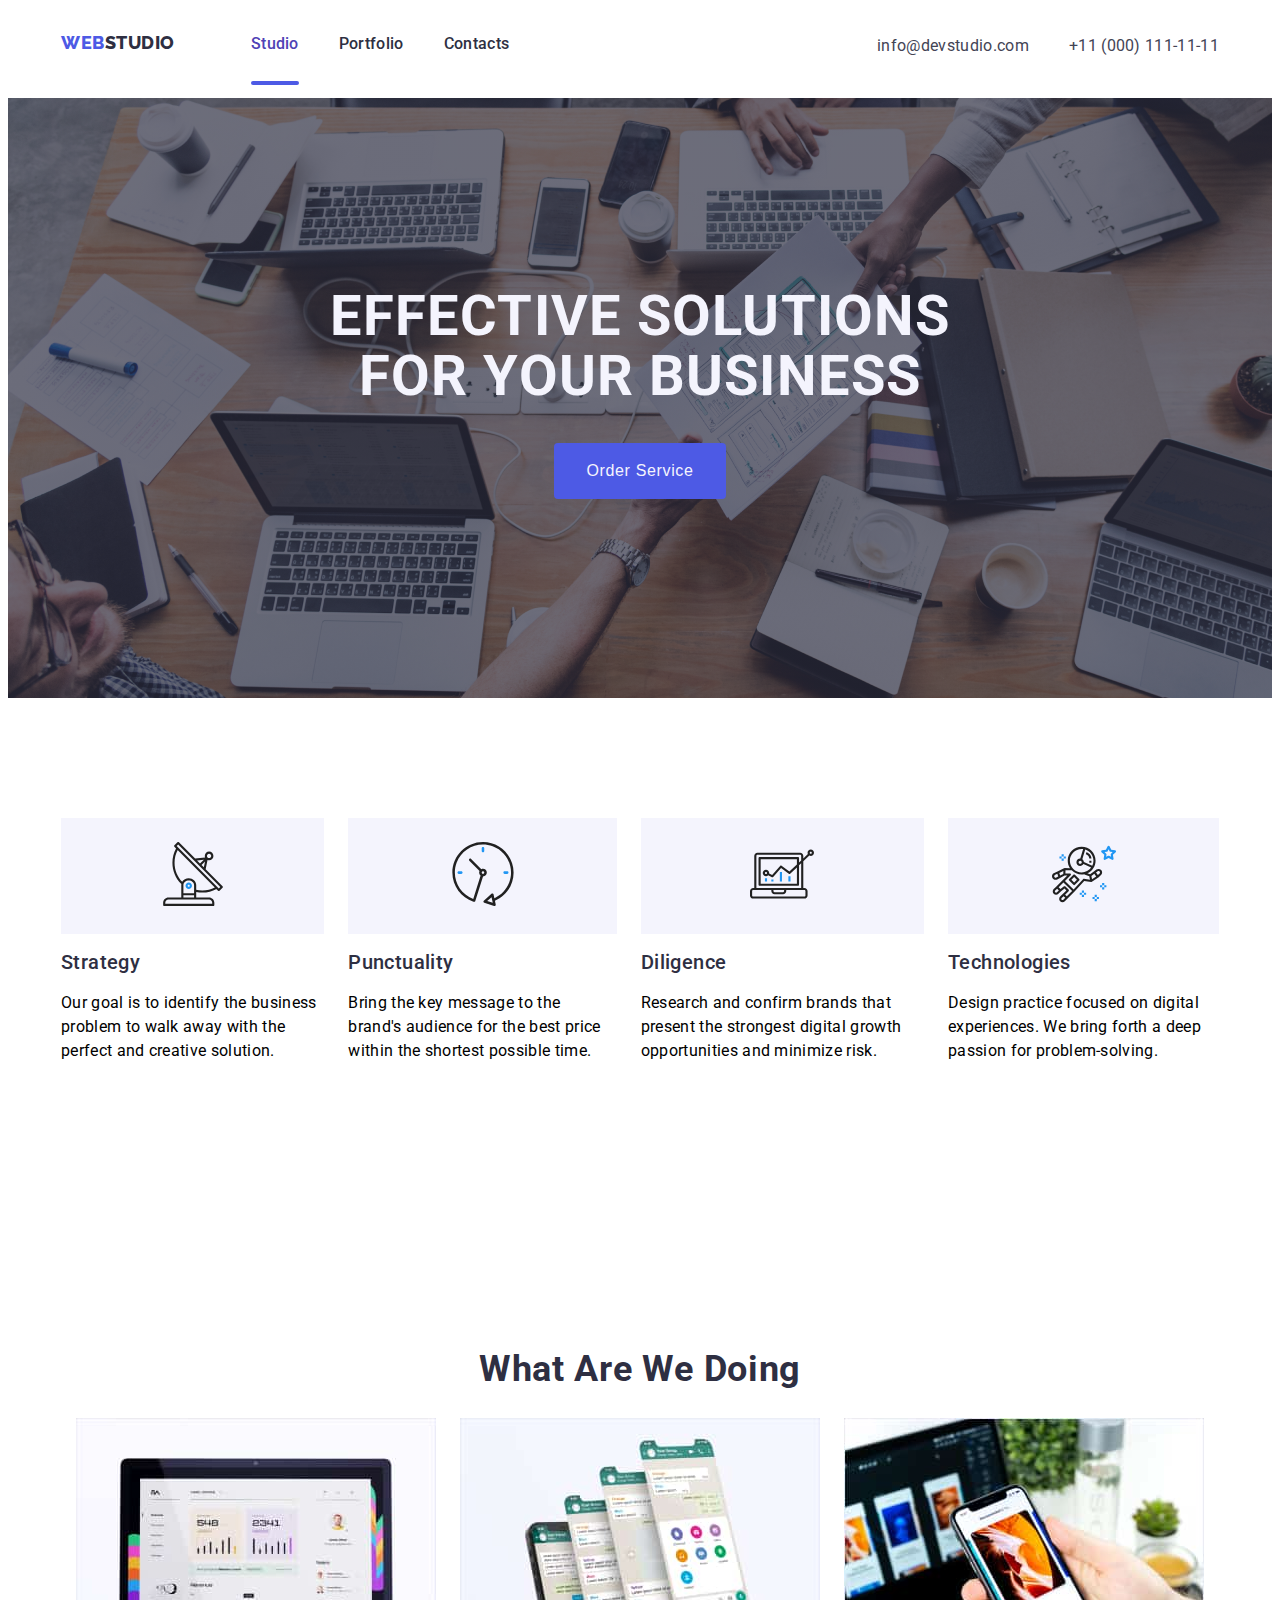
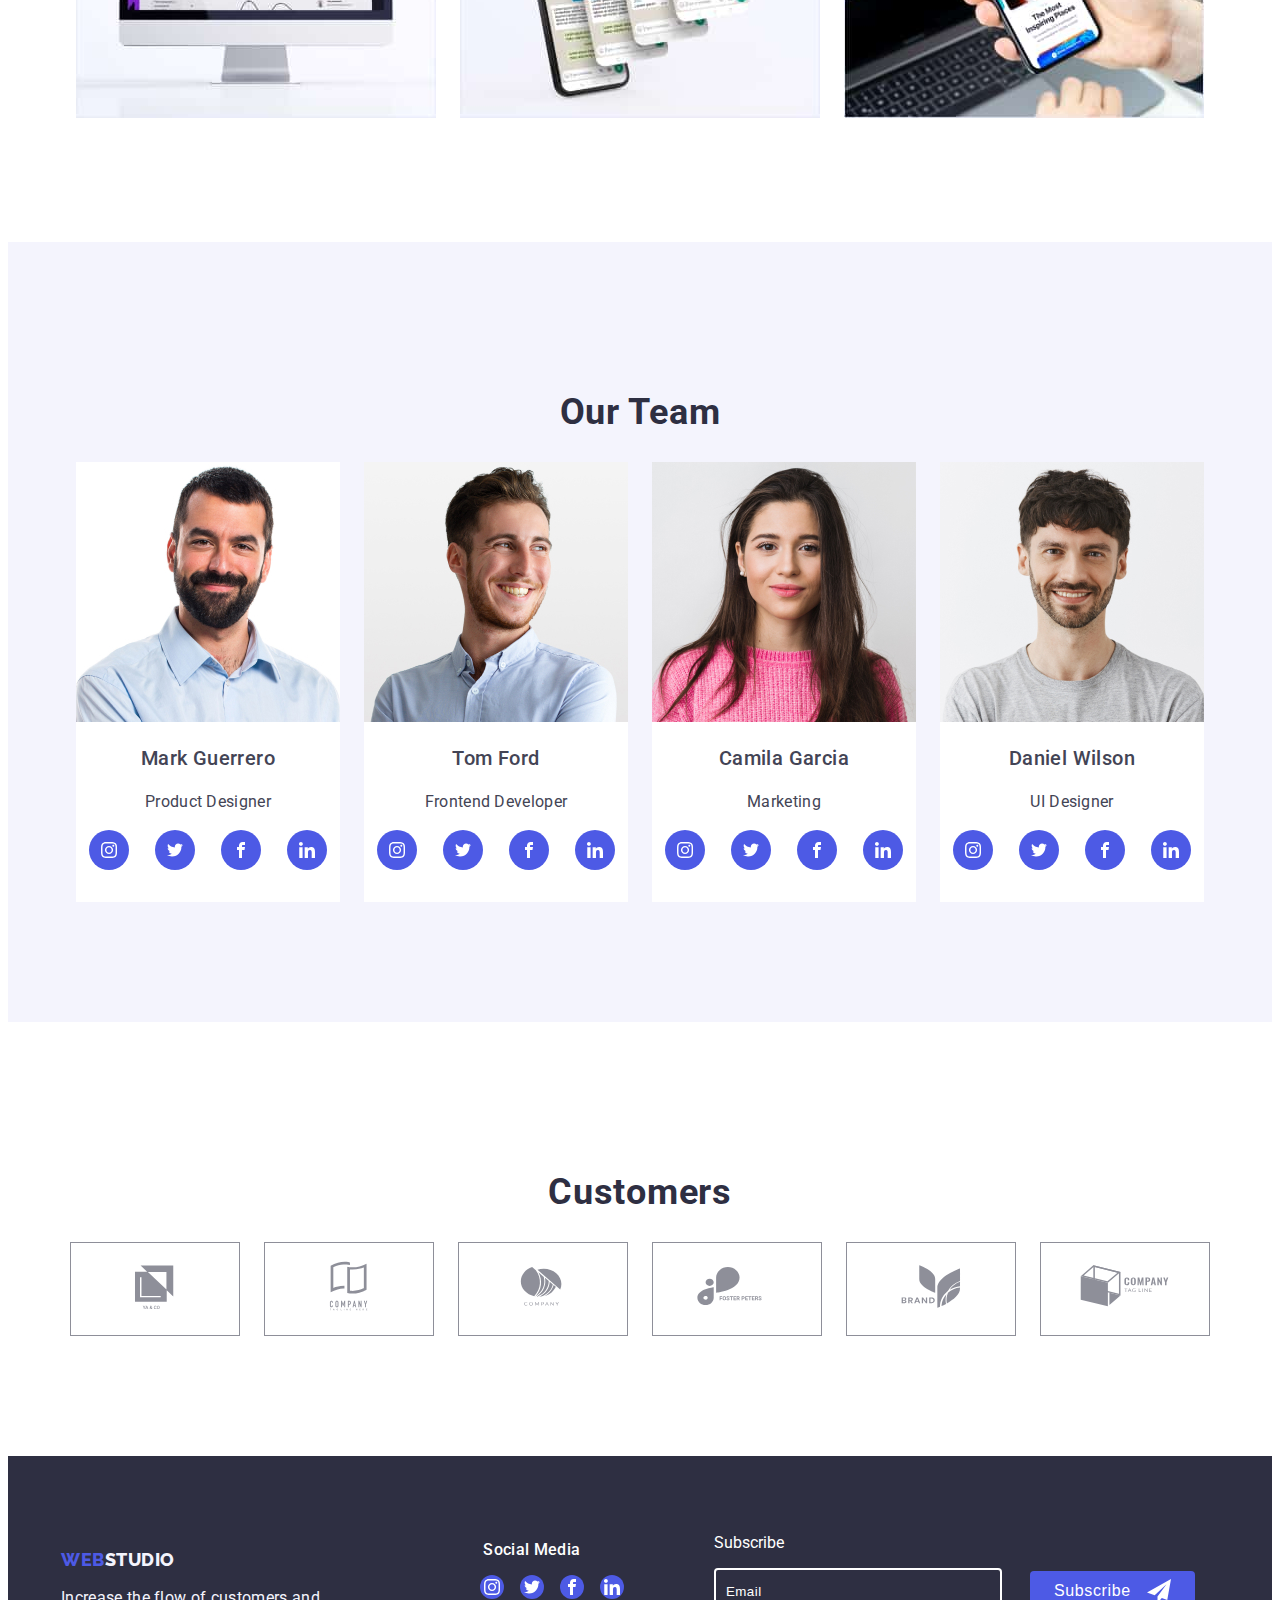
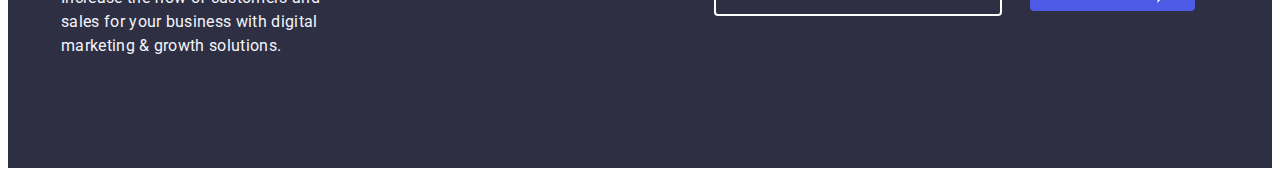
<file: index.html>
<!DOCTYPE html>
<html lang="en">
<head>
    <meta charset="UTF-8">
    <meta name="viewport" content="width=device-width, initial-scale=1.0">
    <title>Studio</title>
    <link <link rel="preconnect" href="https://fonts.googleapis.com" />
    <link rel="preconnect" href="https://fonts.gstatic.com" crossorigin />
    <link href="https://fonts.googleapis.com/css2?family=Raleway:wght@800&family=Roboto:wght@400;500;700;900&display=swap" rel="stylesheet" />
    <link rel="stylesheet" href="./css/styles.css" />
    
</head>
<body>
    <header class="container d-flex header">
        <div class="d-flex">           
            
            <a href="webstudio"class="web"><span>WEB</span><span class="studio-nav"</span>STUDIO</a>
            
                <nav>
            
                <ul class="social-link list">
                    <li><a href="index.html" class="social-link nav-link active">Studio</a></li>
                    <li><a href="portfolio.html" class="social-link nav-link">Portfolio</a></li>
                    <li><a href="#"class="social-link nav-link">Contacts</a></li>
                </ul>
            </nav>
        </div>    
        <section class="contacts-info list">
            <ul class="list">
                <li><a href="mailto:info@devstudio.com" class="contacts-info">info@devstudio.com</a></li>
                <li><a href="tel:+110001111111" class="contacts-info">+11 (000) 111-11-11</a></li>
            </ul>
        </section>
        
        </header>

        <section class="title-banner">
            <h1 class="title">Effective Solutions <br />
                for Your Business</h1>
            <button type="button" class="title button" data-modal-open>Order Service</button>
            <div class="backdrop is-hidden" data-modal>
                <div class="modal">
                    <button class="modal-close-btn" data-modal-close>&times;</button>

                    <h4>Leave your contacts and we will call you back</h4>

                    <form class="service-form">                        
                        <label for="name" class="service-label">
                            <span class="input-label">Name</span>
                            <input type="text" class="service-input" />
                            <svg width="18" height="18" class="service-icon">
                                <use href="./images1/icons.svg#person"></use>
                            </svg>                            
                        </label>
                        <label for="phone" class="service-label">
                            <span class="input-label">Phone</span>
                            <input type="text" class="service-input" />
                            <svg width="18" height="18" class="service-icon">
                                <use href="./images1/icons.svg#phone"></use>
                            </svg>
                        </label>

                        <label for="email" class="service-label">
                            <span class="input-label">Email</span>
                            <input type="email" class="service-input" />
                            <svg width="18" height="18" class="service-icon">
                                <use href="./images1/icons.svg#email"></use>
                            </svg>
                        </label>

                        <label for="comment" class="service-label">
                            <span class="input-label">Comment</span>
                            <textarea name="service-input-textarea" rows="8" placeholder="Text input"></textarea>

                        </label>
                        <label for="agree" class="service-agree">
                            <input type="checkbox" name="agree" value="agree" class="agree-checkbox"/>
                            <svg width="16" height="16" class="agree-check-icon">
                                <use href="./images1/icons.svg#checkbox"></use>
                            </svg>
                            <span class="agree-text">I accept the terms and conditions of the <a href="">Privacy Policy</a></span>

                        </label>
                        <button class="modal-send">Send</button>
                    </form>

                </div>
               
            </div>
        </section>      
  
    

    <main>
        <section class="section container">
            <ul class="techniques f-list">
                <li>
                    <div class="about-icon">
                        <svg width="64" height="64">
                            <use href="./images1/icons.svg#antenna-1"></use>
                        </svg>
                    </div>
                    <h2>Strategy</h2>
                <p>
                Our goal is to identify the business problem to walk away with the perfect and creative solution.
                </p></li>
                <li>
                 <div class="about-icon">
                        <svg width="64" height="64">
                            <use href="./images1/icons.svg#clock-1"></use>
                        </svg>
                    </div>                
                    <h2>Punctuality</h2>
                <p>
                Bring the key message to the brand's audience for the best price within the shortest possible time.
                </p></li>
                <li>
                    <div class="about-icon">
                        <svg width="64" height="64">
                            <use href="./images1/icons.svg#diagram-1"></use>
                        </svg>
                    </div>
                    
                    <h2>Diligence</h2>
                <p>
                Research and confirm brands that present the strongest digital growth opportunities and minimize risk.
                </p></li>
                <li>
                    <div class="about-icon">
                        <svg width="64" height="64">
                            <use href="./images1/icons.svg#astronaut-1"></use>
                        </svg>
                    </div>
                    <h2>Technologies</h2>
                <p>
                Design practice focused on digital experiences. We bring forth a deep passion for problem-solving.
                </p></li>
            
            </ul>
    </section>

        <section class="what-we-do section container">        
        <h2>What are we doing</h2>
       
            <ul class="f-list">
                <li> <img src="images1/rectangle-71-(3).jpg" alt="rectangle-71-(3)" width="360" /></li>
                <li> <img src="images1/mobile.jpg" alt="mobile" width="360"/></li>
                <li> <img src="images1/mobile-with-hand.jpg" alt="mobile-with-hand" width="360" /></li>

            </ul>         


        </section>
        <div class="bg-cloud">
        <section class="team section container">
            
            <h2>Our Team</h2>                     
   
                <ul class="team-members f-list">
                <li> 
                    <div class="team-caption">
                    <img src="images2/images-1.jpg" alt="mark-guerrero" width="264" />
                <h3>Mark Guerrero</h3>
                <p>Product Designer</p>
                <div class="team-socials">
                    <a class="team-socials-icon">

                        <svg width="16" height="16">
                        <use href="./images1/icons.svg#instagram-2"></use>
                        </svg>
                    </a>
                    <a class="team-socials-icon">
                    
                        <svg width="16" height="16">
                            <use href="./images1/icons.svg#twitter-1"></use>
                        </svg>
                    </a>
                    <a class="team-socials-icon">
                    
                        <svg width="16" height="16">
                            <use href="./images1/icons.svg#facebook"></use>
                        </svg>
                    </a>
                    <a class="team-socials-icon">
                    
                        <svg width="16" height="16">
                            <use href="./images1/icons.svg#linkedin-1"></use>
                        </svg>
                    </a>
                </div>
                
            </li>

                <li> 
                    <div class="team-caption">
                    
                    <img src="images2/images-2.jpg" alt="tom-ford" width="264" />
                <h3>Tom Ford</h3>
                <p>Frontend Developer</p>
                    <div class="team-socials">
                        <a class="team-socials-icon">
                    
                            <svg width="16" height="16">
                                <use href="./images1/icons.svg#instagram-2"></use>
                            </svg>
                        </a>
                        <a class="team-socials-icon">
                    
                            <svg width="16" height="16">
                                <use href="./images1/icons.svg#twitter-1"></use>
                            </svg>
                        </a>
                        <a class="team-socials-icon">
                    
                            <svg width="16" height="16">
                                <use href="./images1/icons.svg#facebook"></use>
                            </svg>
                        </a>
                        <a class="team-socials-icon">
                    
                            <svg width="16" height="16">
                                <use href="./images1/icons.svg#linkedin-1"></use>
                            </svg>
                        </a>
                    </div>
            </li>

                <li>
                    <div class="team-caption">
                    <img src="images2/images-3.jpg" alt="camila-garcia" width="264" />
                <h3>Camila Garcia</h3>
                <p>Marketing</p>
                <div class="team-socials">
                    <a class="team-socials-icon">
                
                        <svg width="16" height="16">
                            <use href="./images1/icons.svg#instagram-2"></use>
                        </svg>
                    </a>
                    <a class="team-socials-icon">
                
                        <svg width="16" height="16">
                            <use href="./images1/icons.svg#twitter-1"></use>
                        </svg>
                    </a>
                    <a class="team-socials-icon">
                
                        <svg width="16" height="16">
                            <use href="./images1/icons.svg#facebook"></use>
                        </svg>
                    </a>
                    <a class="team-socials-icon">
                
                        <svg width="16" height="16">
                            <use href="./images1/icons.svg#linkedin-1"></use>
                        </svg>
                    </a>
                </div>
            </li>
                <li>
                    <div class="team-caption">                
                    <img src="images2/images-4.jpg" alt="daniel-wilson" width="264" />
                <h3>Daniel Wilson</h3>
                <p>UI Designer</p>
            <div class="team-socials">
                <a class="team-socials-icon">
            
                    <svg width="16" height="16">
                        <use href="./images1/icons.svg#instagram-2"></use>
                    </svg>
                </a>
                <a class="team-socials-icon">
            
                    <svg width="16" height="16">
                        <use href="./images1/icons.svg#twitter-1"></use>
                    </svg>
                </a>
                <a class="team-socials-icon">
            
                    <svg width="16" height="16">
                        <use href="./images1/icons.svg#facebook"></use>
                    </svg>
                </a>
                <a class="team-socials-icon">
            
                    <svg width="16" height="16">
                        <use href="./images1/icons.svg#linkedin-1"></use>
                    </svg>
                </a>
            </div>
                   
            </li>

        </ul>   
                        
         </section>   
        </div>

        
        <section class="customers section container">
            <h2>Customers</h2>
            <ul class="f-list">
                <li class="customer-icon">
                    <a href="#">
                        <svg width="104" height="56">
                            <use href="./images1/icons.svg#Logo-6">
                                 
                            </use>
                        </svg>
                    </a>
                </li>

                <li class="customer-icon">
                    <a href="#">
                        <svg width="104" height="56">
                            <use href="./images1/icons.svg#Logo-4">
                
                            </use>
                        </svg>
                    </a>
                </li>
                <li class="customer-icon">
                    <a href="#">
                        <svg width="104" height="56">
                            <use href="./images1/icons.svg#Logo-5">
                
                            </use>
                        </svg>
                    </a>
                </li>
                <li class="customer-icon">
                    <a href="#">
                        <svg width="104" height="56">
                            <use href="./images1/icons.svg#Logo-2">
                
                            </use>
                        </svg>
                    </a>
                </li>
                <li class="customer-icon">
                    <a href="#">
                        <svg width="104" height="56">
                            <use href="./images1/icons.svg#Logo">
                
                            </use>
                        </svg>
                    </a>
                </li>
                <li class="customer-icon">
                    <a href="#">
                        <svg width="104" height="56">
                            <use href="./images1/icons.svg#Logo-1">
                
                            </use>
                        </svg>
                    </a>
                </li>
            </ul>


        </section>
    </main>
    <section class="bg-dark">
    <footer class="footer container">
     
        <div class="footer-container">
            <div class="section container">
                <a href="webstudio"class="web"><span>WEB</span><span class="studio-footer">STUDIO</span></a>
                <p class="text">
                Increase the flow of customers and <br />
                sales for your business with digital <br />
                marketing & growth solutions.
                </p>
            </div>

                <div class="footer-socials-icon">
                <h2 class="social-media">Social Media</h2>
                    <ul class="social-list">
                        
                        <li><a class="socials-icon">
                            <svg width="16" height="16">
                                <use href="./images1/icons.svg#instagram-2"></use>
                            </svg>
                            </a>
                        </li>
                        <li><a class="socials-icon">
        
                            <svg width="16" height="16">
                                <use href="./images1/icons.svg#twitter-1"></use>
                            </svg>
                            </a>
                        </li>
                    <li><a class="socials-icon">
        
                            <svg width="16" height="16">
                                <use href="./images1/icons.svg#facebook"></use>
                            </svg>
                        </a>
                    </li>
                    <li><a class="socials-icon">
                            <svg width="16" height="16">
                                <use href="./images1/icons.svg#linkedin-1"></use>
                            </svg>
                        </a>
                    </li>
                </ul>
            </div>
        </div>
        <div class="footer-sub">
            <p class="footer-subscribe-text">Subscribe</p>
            <form>
                <input type="text" placeholder="Email" class="input-sub"/>
                <button class="btn-sub">
                    Subscribe
                    <svg width="24" height="24" class="sub-icon ">
                        <use href="./images1/icons.svg#send"></use>
                    </svg>
                </button>
            </form>

        </div>
  
    
    </footer>
</section>

<script src="./js/modal.js" type="text/javascript"></script>
    
</body>
</html>
</file>
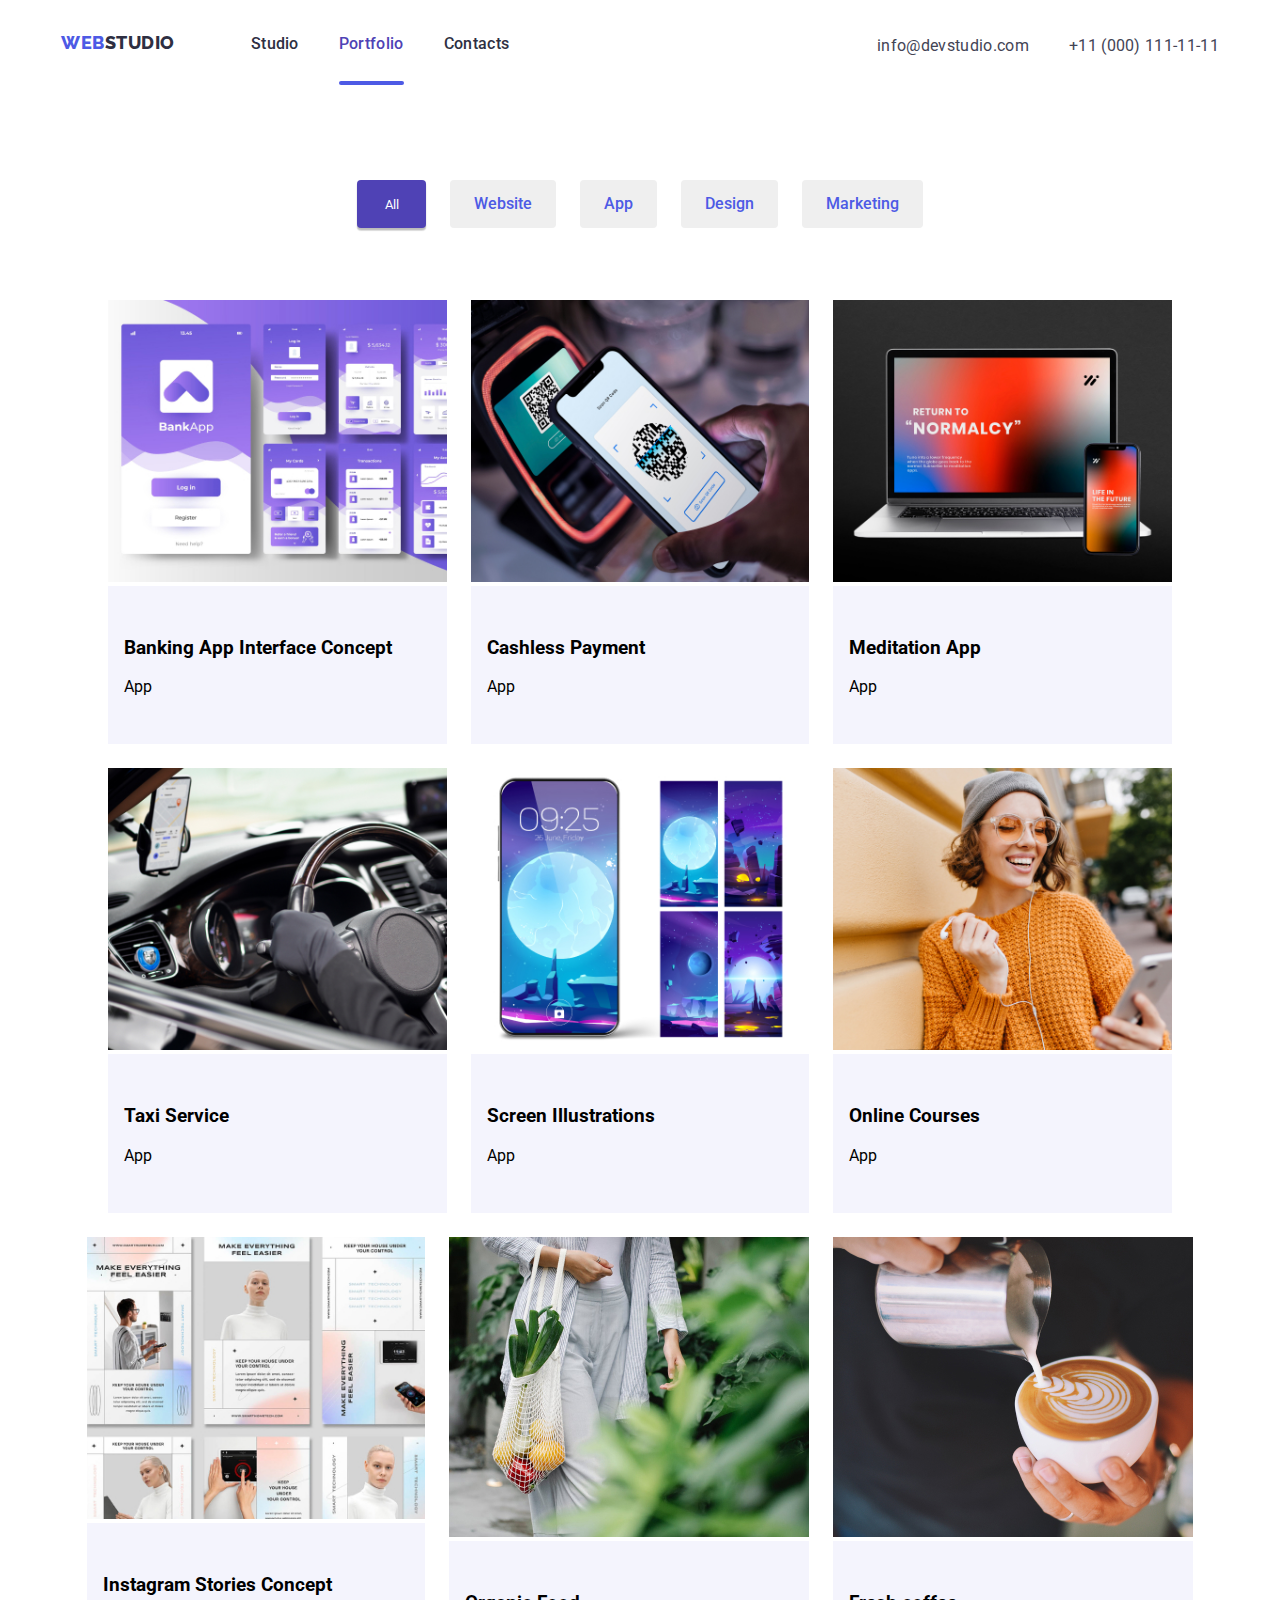
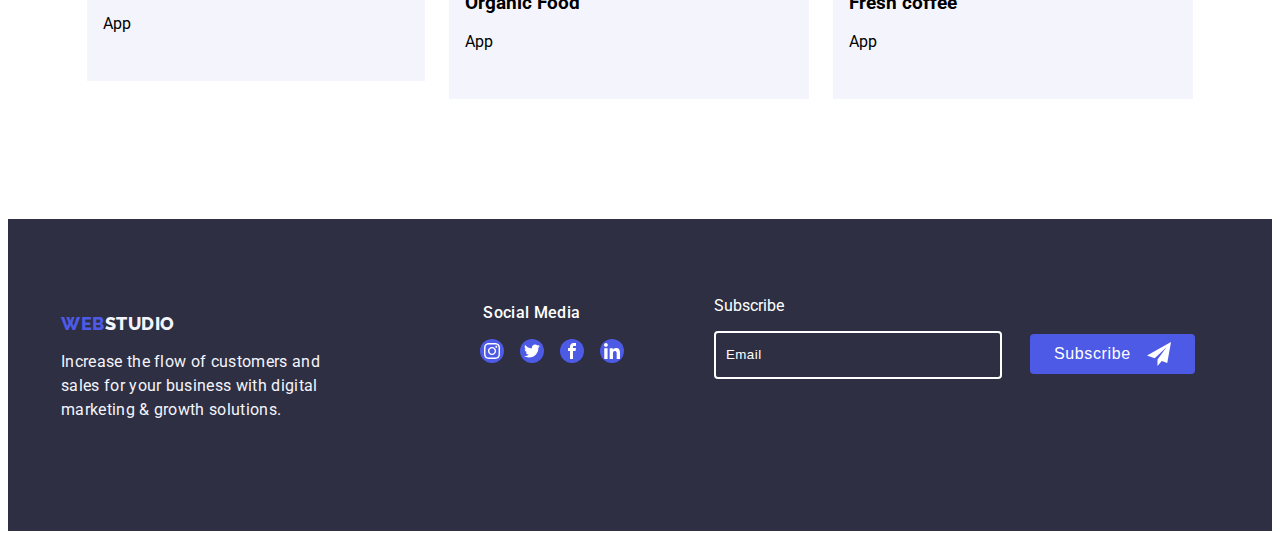
<file: portfolio.html>
<!DOCTYPE html>
<html lang="en">

<head>
    <meta charset="UTF-8">
    <meta name="viewport" content="width=device-width, initial-scale=1.0">
    <title>Portfolio</title>
    <link <link rel="preconnect" href="https://fonts.googleapis.com" />
    <link rel="preconnect" href="https://fonts.gstatic.com" crossorigin />
    <link
        href="https://fonts.googleapis.com/css2?family=Raleway:wght@800&family=Roboto:wght@400;500;700;900&display=swap"
        rel="stylesheet" />
    <link rel="stylesheet" href="./css/styles.css" />

</head>

<body>
    <header class="container d-flex header">
        <div class="d-flex">

            <a href="webstudio" class="web"><span>WEB</span><span class="studio-nav" </span>STUDIO</a>

            <nav>

                <ul class="social-link list"> 
                    <li><a href="index.html" class="social-link nav-link">Studio</a></li>
                    <li><a href="portfolio.html" class="social-link nav-link active">Portfolio</a></li>
                    <li><a href="#" class="social-link nav-link">Contacts</a></li>
                </ul>
            </nav>
        </div>
        <section class="contacts-info list">
            <ul class="list">
                <li><a href="mailto:info@devstudio.com" class="contacts-info">info@devstudio.com</a></li>
                <li><a href="tel:+110001111111" class="contacts-info">+11 (000) 111-11-11</a></li>
            </ul>
        </section>

    </header>
    <main>
        <section class="projects section container">
            <div class="button-link txt">
                <button class="first-button">All</button>
                <button class="button-row">Website</button>
                <button class="button-row">App</button>
                <button class="button-row">Design</button>
                <button class="button-row">Marketing</button>
            </div>


            <div class="container">
                <ul class="project-f-list">
                    <li class="pro-list">
                        <div class="project-image">
                        <img class="app" src="./images2/bankapp.jpg" alt="bankapp"/>
                            <div class="project-image-caption">
                                <p class="project-image-caption-text">
                                   Lorem ipsum dolor sit amet consectetur adipisicing elit. Sequi qui perspiciatis fugiat quos praesentium corporis iste, odio velit, earum tempora explicabo, soluta nisi iusto maiores animi deleniti totam quo minima? 
                                </p>
                            </div>
                        </div>
                        
                        
                        
                        <div class="project-caption">
                            <h3>Banking App Interface Concept</h3>
                            <p>App</p>
                        </div>

                    </li>

                    <li class="pro-list">
                        <img class="app" src="./images2/cashless.jpg" alt="cashless"/> 
                        <div class="project-caption">
                        <h3>Cashless Payment</h3>
                        <p>App</p>
                        </div>
                    
                    </li>

                    <li class="pro-list">
                        <img class="app" src="./images2/laptop.jpg" alt="laptop"/>
                        <div class="project-caption">
                        <h3>Meditation App</h3>
                        <p>App</p>
                        </div>
                    
                    </li>

                    <li class="pro-list">
                        <img class="app" src="./images2/car.jpg" alt="car"/>
                        <div class="project-caption">
                        <h3>Taxi Service</h3>
                        <p>App</p>
                        </div>
                    
                    </li>

                    <li class="pro-list">
                        <img class="app" src="./images2/mobilescreen.jpg" alt="mobilescreen" />
                        <div class="project-caption">
                            <h3>Screen Illustrations</h3>
                            <p>App</p>
                        </div>
                    
                    </li>

                    <li class="pro-list">
                        <img class="app" src="./images2/girl.jpg" alt="girl" />
                        <div class="project-caption">
                            <h3>Online Courses</h3>
                            <p>App</p>
                        </div>
                    
                    </li>

                    <li class="pro-list">
                        <img class="app" src="./images2/insta.jpg" alt="instagram" />
                        <div class="project-caption">
                            <h3>Instagram Stories Concept</h3>
                            <p>App</p>
                        </div>
                    
                    </li>

                    <li>
                        <img class="app" src="./images2/food.jpg" alt="food" />
                        <div class="project-caption">
                            <h3>Organic Food</h3>
                            <p>App</p>
                        </div>
                    
                    </li>

                    <li>
                        <img class="app" src="./images2/coffee.jpg" alt="coffee" />
                        <div class="project-caption">
                            <h3>Fresh coffee</h3>
                            <p>App</p>
                        </div>
                    
                    </li>




                </ul>

            </div>

        </section>
    </main>

    <section class="bg-dark">
        <footer class="footer container">
    
            <div class="footer-container">
                <div class="section container">
                    <a href="webstudio" class="web"><span>WEB</span><span class="studio-footer">STUDIO</span></a>
                    <p class="text">
                        Increase the flow of customers and <br />
                        sales for your business with digital <br />
                        marketing & growth solutions.
                    </p>
                </div>
    
                <div class="footer-socials-icon">
                    <h2 class="social-media">Social Media</h2>
                    <ul class="social-list">
    
                        <li><a class="socials-icon">
                                <svg width="16" height="16">
                                    <use href="./images1/icons.svg#instagram-2"></use>
                                </svg>
                            </a>
                        </li>
                        <li><a class="socials-icon">
    
                                <svg width="16" height="16">
                                    <use href="./images1/icons.svg#twitter-1"></use>
                                </svg>
                            </a>
                        </li>
                        <li><a class="socials-icon">
    
                                <svg width="16" height="16">
                                    <use href="./images1/icons.svg#facebook"></use>
                                </svg>
                            </a>
                        </li>
                        <li><a class="socials-icon">
                                <svg width="16" height="16">
                                    <use href="./images1/icons.svg#linkedin-1"></use>
                                </svg>
                            </a>
                        </li>
                    </ul>
                </div>
            </div>
            <div class="footer-sub">
                <p class="footer-subscribe-text">Subscribe</p>
                <form>
                    <input type="text" placeholder="Email" class="input-sub" />
                    <button class="btn-sub">
                        Subscribe
                        <svg width="24" height="24" class="sub-icon ">
                            <use href="./images1/icons.svg#send"></use>
                        </svg>
                    </button>
                </form>
            
            </div>
    
    
        </footer>
    </section>
    
    </body>
    
    </html>
</file>
<file: css/styles.css>
:root {
    --IRIS: #4D5AE5;
    --NAVY-BLUE: #2e2f42;
    --SLATE: #434455;
    --CLOUD: #f4f4fd;
    --ocean:#4f42b5;
    --light slate: #8e8f99;
}
ul {      
    list-style-type: none;
    padding: 0;
    margin: 0;
  
}
section.contact {
    text-decoration: none;

}

body {
    font-family: "Roboto", sans-serif;
}

section.title {
    background: var(--NAVY-BLUE);
 
}

h1 {
    font-size: 56px;
    text-align: center;
    font-family: Roboto;
    font-weight: 700;
    line-height: 60px;
    letter-spacing: 1.12px;
    text-transform: uppercase; 
    padding-top: 188px;
    
}
   
.container {
    max-width: 1158px;
    padding: 0 15px;
    margin: 0 auto;
}

.d-flex {
    display: flex;
        
}

.header {
    align-items: center;
    justify-content:space-between;
    padding-top: 24px;
    margin: 0 auto;
        
}

nav .list {
    gap: 40px;
}

header .web {
    padding-right: 76px;
   
    
}

.title-banner {
    background: linear-gradient(rgba(46, 47, 66, 0.7), rgba(46, 47, 66, 0.7)),
        url('../images1/people-office-1.jpg');
    height: 600px;
    text-align: center;
    background-size: cover;
}

.title {
    position: relative;
    color: var(--CLOUD);
}
   

.button {
    font-size: 16px;
    border-style: none;
    line-height: 24px;
    font-weight: 500;
    color: var(--CLOUD);
    letter-spacing: 0.64px;
    background-color: var(--IRIS);
    border-radius: 4px;
    padding: 16px 32px;
    cursor: pointer;
    
}

.button:hover {
    background-color: var(--ocean);
    
}

.title button:hover {
    cursor: pointer;
    background-color: var(--ocean);
    
}
.backdrop {
    background-color: rgba(46, 47, 66, 0.40);
    position: fixed;
    top: 0;
    left: 0;
    width: 100%;
    height: 100%;
    display: flex;
    justify-content: center;
    align-items: center;
    transition: opacity 250ms cubic-bezier(0.4, 0, 0.2, 1);
 
}
.modal {
    background-color: white;
    width: 408px;
    height: 584px;
    border-radius: 4px;
    padding: 24px;
}
.is-hidden {
    opacity: 0;
    pointer-events: none;
}

.modal-close-btn {
    border-radius: 100%;
    border: 1px solid rgba(0, 0, 0, 0.1);
    background-color: white;
    width: 30px;
    height: 30px;
    color: var(--ocean);
    margin-left: auto;
    display: block;
    transition: fill 250ms cubic-bezier(0.4, 0, 0.2, 1); border 250ms cubic-bezier(0.4, 0, 0.2, 1);
    cursor: pointer;
    dsiplay: flex;
    align-items: center;
    justify-content: center;
    
}
.modal-close-btn:hover {
    fill: currentColor;
    border: 1px solid currentColor;
}

.service-label {
    display: flex;
    flex-direction: column;
    margin-bottom: 8px;
    width: 100%;   
    position: relative;

}
.input-label {
    text-align: left;
    margin-bottom: 8px;
}


.service-input {
    padding: 12px 40px;
    border: 1px solid #2e2f42;
    border-radius: 4px;
    transition: 250ms;
    transition-property: color, border-color, background-color;
    transition-timing-function: cubic-bezier(0.4, 0, 0.2, 1);

}
.service-icon {
    position: absolute;
    top: 55%;
    left: 15px;
    fill: black;
    transition: fill 250ms cubic-bezier(0.4, 0, 0.2, 1);
        
}

.service-input:focus + .service-icon,
.service-input:hover + .service-icon {
    fill: var(--IRIS);

}

.service-input:hover {
    border: 1px solid var(--IRIS);
}
.service-input-textarea {
    border: 1px solid #2e2f42;
    border-radius: 4px;
    transition: 250ms;
    transition-property: color, border-color, background-color;
    transition-timing-function: cubic-bezier(0.4, 0, 0.2, 1);
    padding: 8px 16px;
    
}

.service-agree {
    display: flex;
    align-items: center;
    justify-content: center;
}

.agree-checkbox {
    width: 20px;
    height: 20px;
    position: relative;
    left: 23px;
    opacity: 0;
}

.agree-check-icon {
    fill: none;
    margin-right: 8px;
    border: 2px solid black;
    border-radius: 2px;
    transition: 250ms;
    transition-property: border-color, background-color,;
    transition-timing-function: cubic-bezier(0.4, 0, 0.2, 1);
}
.service-agree .agree-checkbox:focus + .agree-check-icon,
.service-agree .agree-checkbox:checked:focus + .agree-check-icon {
    outline: 2px solid #212121;
}

.service-agree .agree-checkbox:checked + .agree-check-icon {
    background-color: var(--IRIS);
    border:color: var(var(--IRIS));
    fill: white;
    outline: none;
    stroke: white;
    stroke-width: 0.2;

}

.agree-text {
    font-size: 12px;
}

.modal-send {
    margin-top: 15px;
    padding: 16px 32px;
    background-color: var(--IRIS);
    color: white;
    border-radius: 4px;
    box-shadow: 0px 4px 4px 0px rgba(0, 0, 0, 0.15);
    border-color: transparent;
}

.modal-send:hover {
    cursor: pointer;
}
.web {
    color: #4d5ae5;
    text-decoration: none;
    font-family: Raleway;
    font-size: 18px;
    font-weight: 800;
    line-height: 21px;
    letter-spacing: 0.54px;
    text-transform: uppercase;   
}

.studio-nav {
    color: var(--NAVY-BLUE);
           
   
}
.social-link { 
    text-decoration: none;
    list-style-type: none;
    font-size: 16px;
    line-height: 24px;
    color: #2E2F42;
    letter-spacing: 0.32px;
    font-weight: 500;
    display: flex;
    
}    

.nav-link:hover,
.nav-link:focus {
    color: var(--ocean);
}
.nav-link {
    display: inline-block;
}

.active {
    color: var(--ocean);
}

.active::after {
    content:" ";
    display: block;
    height: 4px;
    width: 100%;
    border-bottom: 2px;
    border-radius: 2px;
    background-color: var(--IRIS);
    position: relative;
    top: 25px;
    
    
    
  

}


.contacts-info {
    text-decoration: none;
    list-style-type: none;
    font-size: 16px;
    line-height: 24px;
    color: var(--SLATE);
    letter-spacing: 0.32px;
    font-weight: 400;
          
}

.list {
    display: flex;
    gap: 40px;
    
    
}

.f-list {
    display: flex;
    gap: 24px;
    justify-content: center;
   
}

.section {
    padding: 120px 0px;
   
}

.about-icon {
    padding: 24px 0;
    text-align: center;
    background-color: var(--CLOUD); 
}

.techniques h2 {
    color: var(--NAVY-BLUE);
    font-size: 20px;
    font-weight: 500;
    line-height: 24px;
    letter-spacing: 0.4px;
   

}

.techniques p {
    font-size: 16px;
    font-weight: 400px;
    line-height: 24px;
    letter-spacing: 0.32px;
  

}
/* WHAT WE DO SECTION */
.what-we-do h2 {
    font-size: 36px;
    font-weight: 700;
    line-height: 40px;
    letter-spacing: 0.72px;
    text-transform: capitalize;
    text-align: center;
    color: var(--NAVY-BLUE);

}
/* OUR TEAM SECTION*/

.bg-cloud {
    background: var(--CLOUD);
}

.team-socials {
    display: flex;
    justify-content: space-around;
    padding-bottom: 32px;

}
.team-socials-icon {
    background-color: var(--IRIS);
    border-radius: 50%;
    height: 40px;
    width: 40px;
    display: flex;
    align-items: center;
    justify-content: center;
 
}

.team-socials-icon svg {
    fill: white;
    
}

.team-caption {
    background-color: #ffffff;
}
 


.team h2 {
    color: var(--NAVY-BLUE);
    text-align: center;
    font-size: 36px;
    font-weight: 700;
    line-height: 40px;
    letter-spacing: 0.72px;
    text-transform: capitalize;  

}


.team-members h3 {
    color: var(--SLATE);
    font-size: 20px;
    font-weight: 500;
    line-height: 24px;
    letter-spacing: 0.4px; 
    text-align: center;

}

.team-members p {
    color: var(--SLATE);
    font-size: 16px;
    font-weight: 400;
    line-height: 24px;
    letter-spacing: 0.32px;
    text-align: center;

}
/*END OF OUR TEAM SECITON*/

/* CUSTOMER SECTION */
.customers h2 {
    color: var(--NAVY-BLUE);
    text-align: center;
    font-size: 36px;
    font-weight: 700;
    line-height: 40px;
    letter-spacing: 0.72px;

}
.customer-icon {
    border: 1px solid #8e8f99;
    padding: 16px 32px;

}

.customer-icon:hover,
.customer-icon:focus {
    border-color: var(--IRIS);

}    

.customer-icon:hover svg,
.customer-icon:focus svg {
    fill: var(--IRIS);
}
.customer-icon svg {
    fill: #8e8f99;
}

/*END OF CUSTOMER SECTION*/


/* PORTFOLIO STYLING*/


.button-link {
    display: flex;
    gap: 24px;
    justify-content: center;
    padding-bottom: 72px;
    border-radius: 4px;
    border-style: none;
    
    


}
.first-button {
    color: #ffffff;
    font-family: Roboto;
    background: var(--ocean);
    box-shadow: 0px 2px 2px 0px rgba(0, 0, 0, 0.12),
            0px 2px 1px 0px rgba(0, 0, 0, 0.08),
            0px 3px 1px 0px rgba(0, 0, 0, 0.10);
    border-style: none;
    border-radius: 4px;
    width: 69px;
    height: 48px; 
    
    
  
}

.buton-link txt {
    font-family: Roboto;
    font-size: 16px;
    font-weight: 500;
    line-height: 24px;
    letter-spacing: 0.64px;
    padding: 12px 24px;
    background: var(--CLOUD);


}

.button-row {
    color: var(--IRIS);
    text-align: center;
    font-family: Roboto;
    font-size: 16px;
    font-weight: 500;
    line-height: 24px;
    letter-spacing: 0.64px
    border: 1px solid #E7E9FC;
    padding: 12px 24px;
    border-radius: 4px;
    border-style: none;
  


}
.project-f-list {
    width: 100%;
    flex-wrap: wrap;
    display: flex;
    gap: 24px;
    justify-content: center;


}
.pro-list {
    width: 30%;
     
}
.pro-list:hover .project-image-caption {
    opacity: 1;
    transform: translateY(0);
}

.app {
    width: 100%;
   
    

}
.project-caption {
    padding-bottom: 32px;
    background: var(--CLOUD);
    align-items: center;
    margin: 0px;
    padding-top: 32px;
    padding-left: 16px;
    margin-top: 0px;
}

.project-image {
    position: relative;
    overflow: hidden;
}

.project-image-caption {
    position: absolute;
    background-color: rgba(77, 90, 229, 0.7);
    color: white;
    width: 100%;
    height: 100%;
    top: 0;
    left: 0;
    opacity: 0;
    transform: translateY(100%);
    transition: transform 0.5s cubic-bezier(0.4, 0, 0.2, 1);
}

.project-image-caption-text {
    padding: 40px 32px;
}







/* FOOTER STYLING*/

footer {
    background-color: var(--NAVY-BLUE);
    display: flex;
    padding: 120px 0;
    padding-left: 156px;
    height: 312px;
  
    
}
.bg-dark {
    background-color: var(--NAVY-BLUE);

}

.footer-container {
    display: flex;
    column-gap: 120px;
    justify-content: center;
    align-items: center;
}

.studio-footer {
    font-size: 18px;
    line-height: 21px;
    font-weight: 800px;
    color: var(--CLOUD);
    letter-spacing: 0.54px;
}
.text {
    font-size: 16px;
    line-height: 24px;
    font-weight: 400;
    color: var(--CLOUD);
    letter-spacing: 0.32px;
}
.social-media {
    color:#ffffff;
    font-family: Roboto;
    font-size: 16px;
    font-weight: 500;
    line-height: 24px;
    letter-spacing: .32px;
    display: flex;
    align-items: center;
    justify-content: center;
       
}

.socials-icon {
    background-color: var(--IRIS);
    border-radius: 50%;
    height: 24px;
    width: 24px;
    display: flex;
    align-items: center;
    justify-content: center;
   
}

.footer-socials-icon {
    display: inline-block;
    justify-content: center;
    align-items: center;
    padding-bottom: 100px;
    
}

.footer-socials-icon svg {
    fill: white;

}

.social-list {
    display: flex;
    justify-content: center;
    flex-wrap: wrap;
    column-gap: 16px;
    padding-left: 40px;
}
.text {
    color: var(--CLOUD);
    font-size: 16px;
    font-weight: 400;
    line-height: 24px;
    letter-spacing: 0.32px;

}

.footer-sub {
    margin-left: 80px;
}
.footer-socials-icon {
    margin-right: 10px;
}

.footer-subscribe-text {
    margin-top: 0;
    color: white;
    padding-top: 77px;
      
}

.input-sub {
    border: 2px solid white;
    background: none;
    border-radius: 4px;
    padding: 10px;
    width: 264px;
    background-color: none;
    margin-right: 24px;
    font-weight: 400;
    line-height: 24px;
    letter-spacing: 0.48px;
    
}

.input-sub::placeholder {
    color: white;
}
.btn-sub {
    display: inline-flex;
    align-items: center;
    color: white;
    padding: 8px 24px;
    gap: 16px;
    background-color: var(--IRIS);
    border: none;
    border-radius: 4px;
    font-size: 16px;
    font-weight: 500;
    line-height: 24px;
    letter-spacing: 0.64px;

}

.sub-icon {
    fill: white;
}
/* END OF FOOTER STYLING*/
</file>
